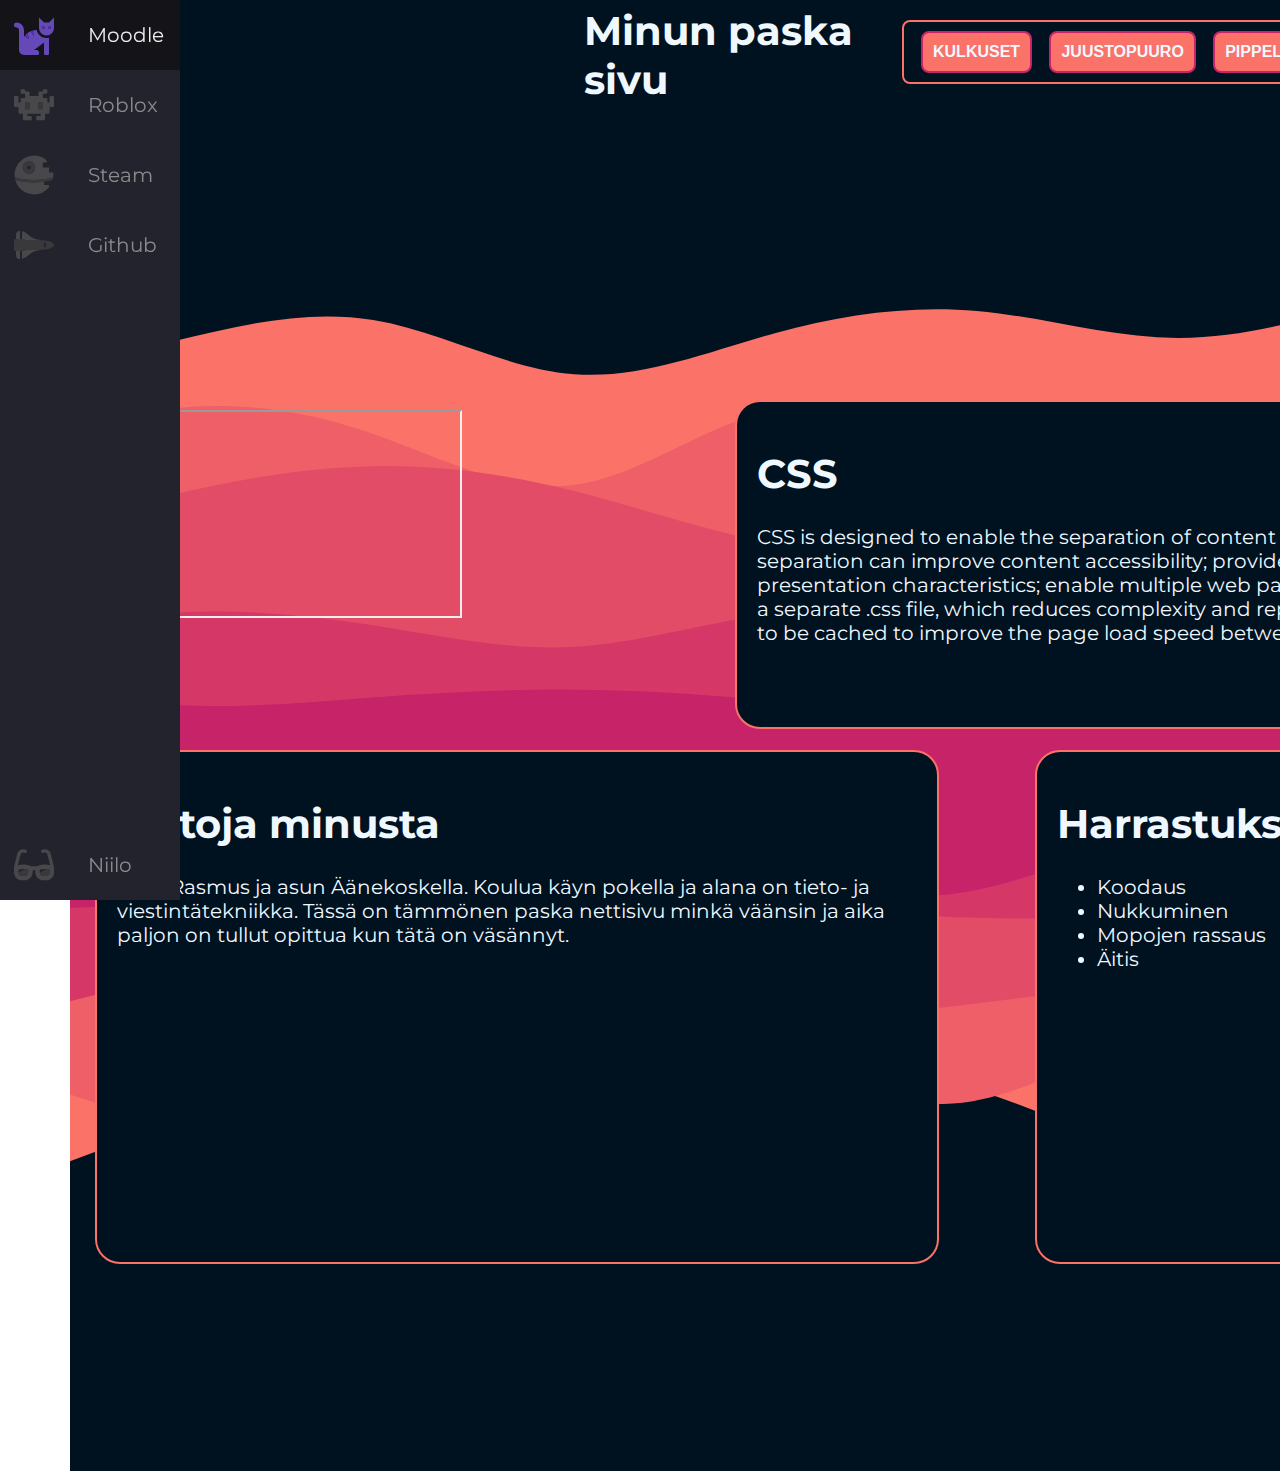
<file: index.html>
<!DOCTYPE html>
<html>
    <head>
        <meta charset="utf-8">
        <title>Tesmi</title>
        <link rel="stylesheet" href="style.css">
        <link rel="stylesheet" href="blub.css">
        <link rel="stylesheet" href="niilo.css">
        <link href="https://fonts.googleapis.com/css2?family=Montserrat&display=swap" rel="stylesheet">
        <script src="niilo.js"></script>
        <style>
        </style>
    </head>
    <body>
        <nav class="navbar">
            <ul class="navbar-nav">
                <li class="nav-item">
                    <a href="https://c3ncms3c.c3.suncomet.fi/moodle/login/index.php" class="nav-link">
                      <svg
                        aria-hidden="true"
                        focusable="false"
                        data-prefix="fad"
                        data-icon="cat"
                        role="img"
                        xmlns="http://www.w3.org/2000/svg"
                        viewBox="0 0 512 512"
                        class="svg-inline--fa fa-cat fa-w-16 fa-9x"
                      >
                        <g class="fa-group">
                          <path
                            fill="currentColor"
                            d="M448 96h-64l-64-64v134.4a96 96 0 0 0 192 0V32zm-72 80a16 16 0 1 1 16-16 16 16 0 0 1-16 16zm80 0a16 16 0 1 1 16-16 16 16 0 0 1-16 16zm-165.41 16a204.07 204.07 0 0 0-34.59 2.89V272l-43.15-64.73a183.93 183.93 0 0 0-44.37 26.17L192 304l-60.94-30.47L128 272v-80a96.1 96.1 0 0 0-96-96 32 32 0 0 0 0 64 32 32 0 0 1 32 32v256a64.06 64.06 0 0 0 64 64h176a16 16 0 0 0 16-16v-16a32 32 0 0 0-32-32h-32l128-96v144a16 16 0 0 0 16 16h32a16 16 0 0 0 16-16V289.86a126.78 126.78 0 0 1-32 4.54c-61.81 0-113.52-44.05-125.41-102.4z"
                            class="fa-secondary"
                          ></path>
                          <path
                            fill="currentColor"
                            d="M376 144a16 16 0 1 0 16 16 16 16 0 0 0-16-16zm80 0a16 16 0 1 0 16 16 16 16 0 0 0-16-16zM131.06 273.53L192 304l-23.52-70.56a192.06 192.06 0 0 0-37.42 40.09zM256 272v-77.11a198.62 198.62 0 0 0-43.15 12.38z"
                            class="fa-primary"
                          ></path>
                        </g>
                      </svg>
                      <span class="link-text">Moodle</span>
                    </a>
                  </li>
            
                  <li class="nav-item">
                    <a href="https://www.roblox.com/users/57785205/profile" class="nav-link">
                      <svg
                        aria-hidden="true"
                        focusable="false"
                        data-prefix="fad"
                        data-icon="alien-monster"
                        role="img"
                        xmlns="http://www.w3.org/2000/svg"
                        viewBox="0 0 576 512"
                        class="svg-inline--fa fa-alien-monster fa-w-18 fa-9x"
                      >
                        <g class="fa-group">
                          <path
                            fill="currentColor"
                            d="M560,128H528a15.99954,15.99954,0,0,0-16,16v80H480V176a15.99954,15.99954,0,0,0-16-16H416V96h48a16.00079,16.00079,0,0,0,16-16V48a15.99954,15.99954,0,0,0-16-16H432a15.99954,15.99954,0,0,0-16,16V64H368a15.99954,15.99954,0,0,0-16,16v48H224V80a15.99954,15.99954,0,0,0-16-16H160V48a15.99954,15.99954,0,0,0-16-16H112A15.99954,15.99954,0,0,0,96,48V80a16.00079,16.00079,0,0,0,16,16h48v64H112a15.99954,15.99954,0,0,0-16,16v48H64V144a15.99954,15.99954,0,0,0-16-16H16A15.99954,15.99954,0,0,0,0,144V272a16.00079,16.00079,0,0,0,16,16H64v80a16.00079,16.00079,0,0,0,16,16h48v80a16.00079,16.00079,0,0,0,16,16h96a16.00079,16.00079,0,0,0,16-16V432a15.99954,15.99954,0,0,0-16-16H192V384H384v32H336a15.99954,15.99954,0,0,0-16,16v32a16.00079,16.00079,0,0,0,16,16h96a16.00079,16.00079,0,0,0,16-16V384h48a16.00079,16.00079,0,0,0,16-16V288h48a16.00079,16.00079,0,0,0,16-16V144A15.99954,15.99954,0,0,0,560,128ZM224,320H160V224h64Zm192,0H352V224h64Z"
                            class="fa-secondary"
                          ></path>
                          <path
                            fill="currentColor"
                            d="M160,320h64V224H160Zm192-96v96h64V224Z"
                            class="fa-primary"
                          ></path>
                        </g>
                      </svg>
                      <span class="link-text">Roblox</span>
                    </a>
                  </li>
            
                  <li class="nav-item">
                    <a href="https://steamcommunity.com/profiles/76561198202519933/" class="nav-link">
                      <svg
                        aria-hidden="true"
                        focusable="false"
                        data-prefix="fad"
                        data-icon="space-station-moon-alt"
                        role="img"
                        xmlns="http://www.w3.org/2000/svg"
                        viewBox="0 0 512 512"
                        class="svg-inline--fa fa-space-station-moon-alt fa-w-16 fa-5x"
                      >
                        <g class="fa-group">
                          <path
                            fill="currentColor"
                            d="M501.70312,224H448V160H368V96h48V66.67383A246.86934,246.86934,0,0,0,256,8C119.03125,8,8,119.0332,8,256a250.017,250.017,0,0,0,1.72656,28.26562C81.19531,306.76953,165.47656,320,256,320s174.80469-13.23047,246.27344-35.73438A250.017,250.017,0,0,0,504,256,248.44936,248.44936,0,0,0,501.70312,224ZM192,240a80,80,0,1,1,80-80A80.00021,80.00021,0,0,1,192,240ZM384,343.13867A940.33806,940.33806,0,0,1,256,352c-87.34375,0-168.71094-11.46094-239.28906-31.73633C45.05859,426.01953,141.29688,504,256,504a247.45808,247.45808,0,0,0,192-91.0918V384H384Z"
                            class="fa-secondary"
                          ></path>
                          <path
                            fill="currentColor"
                            d="M256,320c-90.52344,0-174.80469-13.23047-246.27344-35.73438a246.11376,246.11376,0,0,0,6.98438,35.998C87.28906,340.53906,168.65625,352,256,352s168.71094-11.46094,239.28906-31.73633a246.11376,246.11376,0,0,0,6.98438-35.998C430.80469,306.76953,346.52344,320,256,320Zm-64-80a80,80,0,1,0-80-80A80.00021,80.00021,0,0,0,192,240Zm0-104a24,24,0,1,1-24,24A23.99993,23.99993,0,0,1,192,136Z"
                            class="fa-primary"
                          ></path>
                        </g>
                      </svg>
                      <span class="link-text">Steam</span>
                    </a>
                  </li>
            
                  <li class="nav-item">
                    <a href="https://github.com/dunham-cyber" class="nav-link">
                      <svg
                        aria-hidden="true"
                        focusable="false"
                        data-prefix="fad"
                        data-icon="space-shuttle"
                        role="img"
                        xmlns="http://www.w3.org/2000/svg"
                        viewBox="0 0 640 512"
                        class="svg-inline--fa fa-space-shuttle fa-w-20 fa-5x"
                      >
                        <g class="fa-group">
                          <path
                            fill="currentColor"
                            d="M32 416c0 35.35 21.49 64 48 64h16V352H32zm154.54-232h280.13L376 168C243 140.59 222.45 51.22 128 34.65V160h18.34a45.62 45.62 0 0 1 40.2 24zM32 96v64h64V32H80c-26.51 0-48 28.65-48 64zm114.34 256H128v125.35C222.45 460.78 243 371.41 376 344l90.67-16H186.54a45.62 45.62 0 0 1-40.2 24z"
                            class="fa-secondary"
                          ></path>
                          <path
                            fill="currentColor"
                            d="M592.6 208.24C559.73 192.84 515.78 184 472 184H186.54a45.62 45.62 0 0 0-40.2-24H32c-23.2 0-32 10-32 24v144c0 14 8.82 24 32 24h114.34a45.62 45.62 0 0 0 40.2-24H472c43.78 0 87.73-8.84 120.6-24.24C622.28 289.84 640 272 640 256s-17.72-33.84-47.4-47.76zM488 296a8 8 0 0 1-8-8v-64a8 8 0 0 1 8-8c31.91 0 31.94 80 0 80z"
                            class="fa-primary"
                          ></path>
                        </g>
                      </svg>
                      <span class="link-text">Github</span>
                    </a>
                  </li>
            
                  <li class="nav-item" id="themeButton">
                    <a href="./index2.html" class="nav-link">
                      <svg
                        class="theme-icon"
                        id="darkIcon"
                        aria-hidden="true"
                        focusable="false"
                        data-prefix="fad"
                        data-icon="sunglasses"
                        role="img"
                        xmlns="http://www.w3.org/2000/svg"
                        viewBox="0 0 576 512"
                        class="svg-inline--fa fa-sunglasses fa-w-18 fa-7x"
                      >
                        <g class="fa-group">
                          <path
                            fill="currentColor"
                            d="M574.09 280.38L528.75 98.66a87.94 87.94 0 0 0-113.19-62.14l-15.25 5.08a16 16 0 0 0-10.12 20.25L395.25 77a16 16 0 0 0 20.22 10.13l13.19-4.39c10.87-3.63 23-3.57 33.15 1.73a39.59 39.59 0 0 1 20.38 25.81l38.47 153.83a276.7 276.7 0 0 0-81.22-12.47c-34.75 0-74 7-114.85 26.75h-73.18c-40.85-19.75-80.07-26.75-114.85-26.75a276.75 276.75 0 0 0-81.22 12.45l38.47-153.8a39.61 39.61 0 0 1 20.38-25.82c10.15-5.29 22.28-5.34 33.15-1.73l13.16 4.39A16 16 0 0 0 180.75 77l5.06-15.19a16 16 0 0 0-10.12-20.21l-15.25-5.08A87.95 87.95 0 0 0 47.25 98.65L1.91 280.38A75.35 75.35 0 0 0 0 295.86v70.25C0 429 51.59 480 115.19 480h37.12c60.28 0 110.38-45.94 114.88-105.37l2.93-38.63h35.76l2.93 38.63c4.5 59.43 54.6 105.37 114.88 105.37h37.12C524.41 480 576 429 576 366.13v-70.25a62.67 62.67 0 0 0-1.91-15.5zM203.38 369.8c-2 25.9-24.41 46.2-51.07 46.2h-37.12C87 416 64 393.63 64 366.11v-37.55a217.35 217.35 0 0 1 72.59-12.9 196.51 196.51 0 0 1 69.91 12.9zM512 366.13c0 27.5-23 49.87-51.19 49.87h-37.12c-26.69 0-49.1-20.3-51.07-46.2l-3.12-41.24a196.55 196.55 0 0 1 69.94-12.9A217.41 217.41 0 0 1 512 328.58z"
                            class="fa-secondary"
                          ></path>
                          <path
                            fill="currentColor"
                            d="M64.19 367.9c0-.61-.19-1.18-.19-1.8 0 27.53 23 49.9 51.19 49.9h37.12c26.66 0 49.1-20.3 51.07-46.2l3.12-41.24c-14-5.29-28.31-8.38-42.78-10.42zm404-50l-95.83 47.91.3 4c2 25.9 24.38 46.2 51.07 46.2h37.12C489 416 512 393.63 512 366.13v-37.55a227.76 227.76 0 0 0-43.85-10.66z"
                            class="fa-primary"
                          ></path>
                        </g>
                      </svg>
                      <span class="link-text">Niilo</span>
                    </a>
                  </li>
            </ul>
        </nav>
        <main>
          <div class="spacer layer1">
            <div class="rcorners4">
              <button class="niilobutton" onclick="juustopuuro('kulkuset.mp3')"> KULKUSET</button>
              <button class="niilobutton" onclick="juustopuuro('juustopuuro.mp3')"> JUUSTOPUURO</button>
              <button class="niilobutton" onclick="juustopuuro('pippelimonsteri.mp3')"> PIPPELI</button>
              <button class="niilobutton" onclick="juustopuuro('kulkuset.mp3')"> KULKUSET</button>
            </div>
            <div>
              <div class="rcorners2">
                <h1>Minun paska sivu</h1>
                <div class="niiloboksi2">
                </div>
              </div>
            </div>
            <div class="videoWrapper">
              <iframe src="https://www.youtube.com/embed?listType=playlist&list=UUsBjURrPoezykLs9EqgamOA"></iframe>
            </div>
          </div>
            <div class="rcorners1">
              <h1>Tietoja minusta</h1>
              <p>Olen Rasmus ja asun Äänekoskella. Koulua käyn pokella ja alana on tieto- ja viestintätekniikka. Tässä on tämmönen paska nettisivu minkä väänsin ja aika paljon on tullut opittua kun tätä on väsännyt.</p>
            </div>
            <div class="rcorners5">
              <h1>Harrastukset/mielenkiinnon kohteet</h1>
              <ul>
                <li>Koodaus</li>
                <li>Nukkuminen</li>
                <li>Mopojen rassaus</li>
                <li>Äitis</li>
              </ul>
            </div>
            <div class="rcorners6">
              <h1>CSS</h1>
              <p>CSS is designed to enable the separation of content and presentation, including layout, colors, and fonts. This separation can improve content accessibility; provide more flexibility and control in the specification of presentation characteristics; enable multiple web pages to share formatting by specifying the relevant CSS in a separate .css file, which reduces complexity and repetition in the structural content; and enable the .css file to be cached to improve the page load speed between the pages that share the file and its formatting.</p>
            </div>
          <div class="spacer layer2"></div>
        </main>
    </body>
</html>
</file>
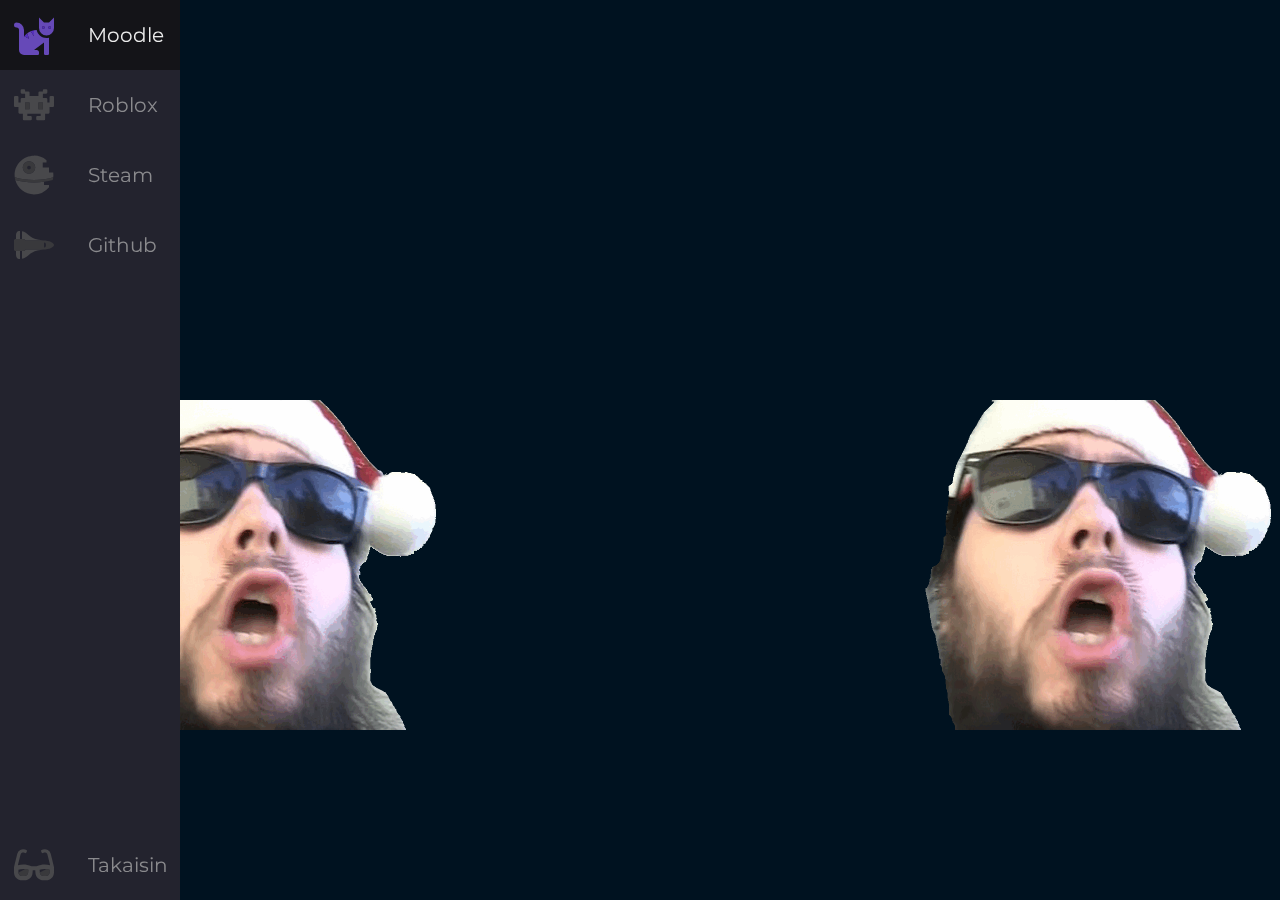
<file: index2.html>
<!DOCTYPE html>
<html>
    <head>
        <meta charset="utf-8">
        <title>Tesmi</title>
        <link rel="stylesheet" href="style.css">
        <link rel="stylesheet" href="niilo.css">
        <script src="niilo.js"></script>
        <link href="https://fonts.googleapis.com/css2?family=Montserrat&display=swap" rel="stylesheet">
        <style>
            body {
                background-color: #001220;
            }
        </style>
    </head>
    <body>
        <nav class="navbar">
            <ul class="navbar-nav">
                <li class="nav-item">
                    <a href="https://c3ncms3c.c3.suncomet.fi/moodle/login/index.php" class="nav-link">
                      <svg
                        aria-hidden="true"
                        focusable="false"
                        data-prefix="fad"
                        data-icon="cat"
                        role="img"
                        xmlns="http://www.w3.org/2000/svg"
                        viewBox="0 0 512 512"
                        class="svg-inline--fa fa-cat fa-w-16 fa-9x"
                      >
                        <g class="fa-group">
                          <path
                            fill="currentColor"
                            d="M448 96h-64l-64-64v134.4a96 96 0 0 0 192 0V32zm-72 80a16 16 0 1 1 16-16 16 16 0 0 1-16 16zm80 0a16 16 0 1 1 16-16 16 16 0 0 1-16 16zm-165.41 16a204.07 204.07 0 0 0-34.59 2.89V272l-43.15-64.73a183.93 183.93 0 0 0-44.37 26.17L192 304l-60.94-30.47L128 272v-80a96.1 96.1 0 0 0-96-96 32 32 0 0 0 0 64 32 32 0 0 1 32 32v256a64.06 64.06 0 0 0 64 64h176a16 16 0 0 0 16-16v-16a32 32 0 0 0-32-32h-32l128-96v144a16 16 0 0 0 16 16h32a16 16 0 0 0 16-16V289.86a126.78 126.78 0 0 1-32 4.54c-61.81 0-113.52-44.05-125.41-102.4z"
                            class="fa-secondary"
                          ></path>
                          <path
                            fill="currentColor"
                            d="M376 144a16 16 0 1 0 16 16 16 16 0 0 0-16-16zm80 0a16 16 0 1 0 16 16 16 16 0 0 0-16-16zM131.06 273.53L192 304l-23.52-70.56a192.06 192.06 0 0 0-37.42 40.09zM256 272v-77.11a198.62 198.62 0 0 0-43.15 12.38z"
                            class="fa-primary"
                          ></path>
                        </g>
                      </svg>
                      <span class="link-text">Moodle</span>
                    </a>
                  </li>
            
                  <li class="nav-item">
                    <a href="https://www.roblox.com/users/57785205/profile" class="nav-link">
                      <svg
                        aria-hidden="true"
                        focusable="false"
                        data-prefix="fad"
                        data-icon="alien-monster"
                        role="img"
                        xmlns="http://www.w3.org/2000/svg"
                        viewBox="0 0 576 512"
                        class="svg-inline--fa fa-alien-monster fa-w-18 fa-9x"
                      >
                        <g class="fa-group">
                          <path
                            fill="currentColor"
                            d="M560,128H528a15.99954,15.99954,0,0,0-16,16v80H480V176a15.99954,15.99954,0,0,0-16-16H416V96h48a16.00079,16.00079,0,0,0,16-16V48a15.99954,15.99954,0,0,0-16-16H432a15.99954,15.99954,0,0,0-16,16V64H368a15.99954,15.99954,0,0,0-16,16v48H224V80a15.99954,15.99954,0,0,0-16-16H160V48a15.99954,15.99954,0,0,0-16-16H112A15.99954,15.99954,0,0,0,96,48V80a16.00079,16.00079,0,0,0,16,16h48v64H112a15.99954,15.99954,0,0,0-16,16v48H64V144a15.99954,15.99954,0,0,0-16-16H16A15.99954,15.99954,0,0,0,0,144V272a16.00079,16.00079,0,0,0,16,16H64v80a16.00079,16.00079,0,0,0,16,16h48v80a16.00079,16.00079,0,0,0,16,16h96a16.00079,16.00079,0,0,0,16-16V432a15.99954,15.99954,0,0,0-16-16H192V384H384v32H336a15.99954,15.99954,0,0,0-16,16v32a16.00079,16.00079,0,0,0,16,16h96a16.00079,16.00079,0,0,0,16-16V384h48a16.00079,16.00079,0,0,0,16-16V288h48a16.00079,16.00079,0,0,0,16-16V144A15.99954,15.99954,0,0,0,560,128ZM224,320H160V224h64Zm192,0H352V224h64Z"
                            class="fa-secondary"
                          ></path>
                          <path
                            fill="currentColor"
                            d="M160,320h64V224H160Zm192-96v96h64V224Z"
                            class="fa-primary"
                          ></path>
                        </g>
                      </svg>
                      <span class="link-text">Roblox</span>
                    </a>
                  </li>
            
                  <li class="nav-item">
                    <a href="https://steamcommunity.com/profiles/76561198202519933/" class="nav-link">
                      <svg
                        aria-hidden="true"
                        focusable="false"
                        data-prefix="fad"
                        data-icon="space-station-moon-alt"
                        role="img"
                        xmlns="http://www.w3.org/2000/svg"
                        viewBox="0 0 512 512"
                        class="svg-inline--fa fa-space-station-moon-alt fa-w-16 fa-5x"
                      >
                        <g class="fa-group">
                          <path
                            fill="currentColor"
                            d="M501.70312,224H448V160H368V96h48V66.67383A246.86934,246.86934,0,0,0,256,8C119.03125,8,8,119.0332,8,256a250.017,250.017,0,0,0,1.72656,28.26562C81.19531,306.76953,165.47656,320,256,320s174.80469-13.23047,246.27344-35.73438A250.017,250.017,0,0,0,504,256,248.44936,248.44936,0,0,0,501.70312,224ZM192,240a80,80,0,1,1,80-80A80.00021,80.00021,0,0,1,192,240ZM384,343.13867A940.33806,940.33806,0,0,1,256,352c-87.34375,0-168.71094-11.46094-239.28906-31.73633C45.05859,426.01953,141.29688,504,256,504a247.45808,247.45808,0,0,0,192-91.0918V384H384Z"
                            class="fa-secondary"
                          ></path>
                          <path
                            fill="currentColor"
                            d="M256,320c-90.52344,0-174.80469-13.23047-246.27344-35.73438a246.11376,246.11376,0,0,0,6.98438,35.998C87.28906,340.53906,168.65625,352,256,352s168.71094-11.46094,239.28906-31.73633a246.11376,246.11376,0,0,0,6.98438-35.998C430.80469,306.76953,346.52344,320,256,320Zm-64-80a80,80,0,1,0-80-80A80.00021,80.00021,0,0,0,192,240Zm0-104a24,24,0,1,1-24,24A23.99993,23.99993,0,0,1,192,136Z"
                            class="fa-primary"
                          ></path>
                        </g>
                      </svg>
                      <span class="link-text">Steam</span>
                    </a>
                  </li>
            
                  <li class="nav-item">
                    <a href="https://github.com/dunham-cyber" class="nav-link">
                      <svg
                        aria-hidden="true"
                        focusable="false"
                        data-prefix="fad"
                        data-icon="space-shuttle"
                        role="img"
                        xmlns="http://www.w3.org/2000/svg"
                        viewBox="0 0 640 512"
                        class="svg-inline--fa fa-space-shuttle fa-w-20 fa-5x"
                      >
                        <g class="fa-group">
                          <path
                            fill="currentColor"
                            d="M32 416c0 35.35 21.49 64 48 64h16V352H32zm154.54-232h280.13L376 168C243 140.59 222.45 51.22 128 34.65V160h18.34a45.62 45.62 0 0 1 40.2 24zM32 96v64h64V32H80c-26.51 0-48 28.65-48 64zm114.34 256H128v125.35C222.45 460.78 243 371.41 376 344l90.67-16H186.54a45.62 45.62 0 0 1-40.2 24z"
                            class="fa-secondary"
                          ></path>
                          <path
                            fill="currentColor"
                            d="M592.6 208.24C559.73 192.84 515.78 184 472 184H186.54a45.62 45.62 0 0 0-40.2-24H32c-23.2 0-32 10-32 24v144c0 14 8.82 24 32 24h114.34a45.62 45.62 0 0 0 40.2-24H472c43.78 0 87.73-8.84 120.6-24.24C622.28 289.84 640 272 640 256s-17.72-33.84-47.4-47.76zM488 296a8 8 0 0 1-8-8v-64a8 8 0 0 1 8-8c31.91 0 31.94 80 0 80z"
                            class="fa-primary"
                          ></path>
                        </g>
                      </svg>
                      <span class="link-text">Github</span>
                    </a>
                  </li>
            
                  <li class="nav-item" id="themeButton">
                    <a href="./index.html" class="nav-link">
                      <svg
                        class="theme-icon"
                        id="darkIcon"
                        aria-hidden="true"
                        focusable="false"
                        data-prefix="fad"
                        data-icon="sunglasses"
                        role="img"
                        xmlns="http://www.w3.org/2000/svg"
                        viewBox="0 0 576 512"
                        class="svg-inline--fa fa-sunglasses fa-w-18 fa-7x"
                      >
                        <g class="fa-group">
                          <path
                            fill="currentColor"
                            d="M574.09 280.38L528.75 98.66a87.94 87.94 0 0 0-113.19-62.14l-15.25 5.08a16 16 0 0 0-10.12 20.25L395.25 77a16 16 0 0 0 20.22 10.13l13.19-4.39c10.87-3.63 23-3.57 33.15 1.73a39.59 39.59 0 0 1 20.38 25.81l38.47 153.83a276.7 276.7 0 0 0-81.22-12.47c-34.75 0-74 7-114.85 26.75h-73.18c-40.85-19.75-80.07-26.75-114.85-26.75a276.75 276.75 0 0 0-81.22 12.45l38.47-153.8a39.61 39.61 0 0 1 20.38-25.82c10.15-5.29 22.28-5.34 33.15-1.73l13.16 4.39A16 16 0 0 0 180.75 77l5.06-15.19a16 16 0 0 0-10.12-20.21l-15.25-5.08A87.95 87.95 0 0 0 47.25 98.65L1.91 280.38A75.35 75.35 0 0 0 0 295.86v70.25C0 429 51.59 480 115.19 480h37.12c60.28 0 110.38-45.94 114.88-105.37l2.93-38.63h35.76l2.93 38.63c4.5 59.43 54.6 105.37 114.88 105.37h37.12C524.41 480 576 429 576 366.13v-70.25a62.67 62.67 0 0 0-1.91-15.5zM203.38 369.8c-2 25.9-24.41 46.2-51.07 46.2h-37.12C87 416 64 393.63 64 366.11v-37.55a217.35 217.35 0 0 1 72.59-12.9 196.51 196.51 0 0 1 69.91 12.9zM512 366.13c0 27.5-23 49.87-51.19 49.87h-37.12c-26.69 0-49.1-20.3-51.07-46.2l-3.12-41.24a196.55 196.55 0 0 1 69.94-12.9A217.41 217.41 0 0 1 512 328.58z"
                            class="fa-secondary"
                          ></path>
                          <path
                            fill="currentColor"
                            d="M64.19 367.9c0-.61-.19-1.18-.19-1.8 0 27.53 23 49.9 51.19 49.9h37.12c26.66 0 49.1-20.3 51.07-46.2l3.12-41.24c-14-5.29-28.31-8.38-42.78-10.42zm404-50l-95.83 47.91.3 4c2 25.9 24.38 46.2 51.07 46.2h37.12C489 416 512 393.63 512 366.13v-37.55a227.76 227.76 0 0 0-43.85-10.66z"
                            class="fa-primary"
                          ></path>
                        </g>
                      </svg>
                      <span class="link-text">Takaisin</span>
                    </a>
                  </li>
            </ul>
        </nav>
        <main>
            <div class="niiloboksi1">
                <img src="./assets/niilo22.gif" alt="niilo" width="375" height="330">
                <img src="./assets/niilo22.gif" alt="niilo1" width="375" height="330">
            </div>
            <button type="button" onclick="juustopuuro()"> juustopuuro</button>
        </main>
    </body>
</html>
</file>
<file: style.css>
:root {
    font-size: 20px;
    font-family: 'Montserrat';
    --text-primary: #b6b6b6;
    --text-secondary: #ececec;
    --bg-primary: #23232e;
    --bg-secondary: #141418;
    --transition-speed: 100ms;
}
body {
    margin: 0;
    padding: 0;
}

body::-webkit-scrollbar {
    width: 0.75rem;
}
body::-webkit-scrollbar-track {
    background: #1e1e24;
}
body::-webkit-scrollbar-thumb {
    background: #6649b8;
}
main {
    margin-left: 3.5rem;
}
.navbar {
    width: 3.5rem;
    height: 100vh;
    position: fixed;
    background-color: var(--bg-primary);
    transition: width 100ms ease;
    z-index: 100;
}
.navbar-nav {
    list-style: none;
    padding: 0;
    margin: 0;
    display: flex;
    flex-direction: column;
    align-items: center;
    height: 100%;
}
.nav-item {
    width: 100%;
}
.nav-item:last-child {
    margin-top: auto;
}
.nav-link {
    display: flex;
    align-items: center;
    height: 3.5rem;
    color: var(--text-primary);
    text-decoration: none;
    filter: grayscale(100%) opacity(0.7);
    transition: var(--transition-speed);
}
.nav-link:hover {
    filter: grayscale(0%) opacity(1);
    background: var(--bg-secondary);
    color: var(--text-secondary);
}
.link-text {
    display: none;
    margin-left: 1rem;
}
.nav-link svg {
    width: 2rem;
    min-width: 2rem;
    margin: 0.7rem;
}
.navbar:hover {
    width: 9rem;
    z-index: 100;
}
.navbar:hover .link-text {
    display: block;
}
.fa-primary {
    color: #5630bd;
}
.fa-secondary {
    color: #6649b8;
}
.fa-primary,
.fa-secondary {
    transition: var(--transition-speed);
}
</file>
<file: blub.css>
section {
    position: relative;
    display: flex;
    flex-direction: column;
    align-items: center;
    min-height: 100px;
    padding: 50px 20vw;
}
.red {
    background: rgb(221, 32, 32);
}
.midnight-blue {
    background: #C62368;
}
.blue {
    background: #401880;
}
.black {
    background: #141418;
}
.spacer {
    aspect-ratio: 960/540;
    width: 100%;
    background-repeat: no-repeat;
    background-position: center;
    background-size: cover;
}
.layer1 {
    background-image: url(./assets/layer1.svg);
}
.layer2 {
    background-image: url(./assets/layer2.svg);
}
.rcorners1 {
    border-radius: 25px;
    border: 2px solid #FA7268;
    background: #001220;
    padding: 20px;
    width: 800px;
    height: 470px;
    color: aliceblue;
    position: absolute;
    top: 750px;
    left: 95px;
}
.rcorners5 {
    border-radius: 25px;
    border: 2px solid #FA7268;
    background: #001220;
    padding: 20px;
    width: 800px;
    height: 470px;
    color: aliceblue;
    position: absolute;
    top: 750px;
    left: 1035px;
}
.rcorners6 {
    border-radius: 25px;
    border: 2px solid #FA7268;
    background: #001220;
    padding: 20px;
    width: 1100px;
    height: 285px;
    color: aliceblue;
    position: absolute;
    top: 400px;
    left: 735px;
}
.rcorners2 {
    display: flex;
    flex-direction: row;
    padding-left: 90px;
    width: 350px;
    height: 110px;
    color: aliceblue;
    top: 100px;
    justify-content: space-between;
    align-items: center;
    margin-left: 35%;
}
.niilobutton {
    background-color: #FA7268;
    border: 2px solid #C62368;
    color: aliceblue;
    padding: 10px;
    text-align: center;
    text-decoration: none;
    display: inline-block;
    font-size: 16px;
    margin: 4px 2px;
    cursor: pointer;
    border-radius: 8px;
    font-weight: 600;
    transition: 100ms ease;
}
.niilobutton:hover {
    background-color: #db665e;
    color: rgb(209, 217, 224);
}
.rcorners3 {
    display: flex;
    flex-direction: row;
    padding-left: 100px;
    width: 570px;
    height: 110px;
    color: aliceblue;
    top: 10px;
    justify-content: space-between;
    align-items: flex-start;
    margin-left: 60%;
    position: fixed;
    z-index: 1;
}
.rcorners4 {
    display: flex;
    border-radius: 8px;
    border: 2px solid #FA7268;
    background: #001220;
    padding: 15px;
    width: 510px;
    height: 30px;
    color: aliceblue;
    position: fixed;
    flex-direction: row;
    align-items: center;
    margin-left: 65%;
    justify-content: space-between;
    z-index: 1;
    top: 20px;
}
.videoWrapper {
    position: relative;
    padding-bottom: 56.25%; /* 16:9 */
    height: 320;
    width: 180;
}
.videoWrapper iframe {
    display: flex;
    position: absolute;
    align-items: center;
    top: 300px;
    left: 25px;
    width: 30%;
    height: 30%;
}
</file>
<file: niilo.css>
.niiloboksi1 {
    display: flex;
    flex-direction: row;
    justify-content: space-between;
    position: relative;
    top: 20rem;
}
.viktorboksi {
    display: flex;
    flex-direction: row;
    justify-content: space-between;
    position: relative;
    z-index: 1;
}
.niiloboksi2 {
    display: flex;
    flex-direction: row;
    justify-content: space-between;
    position: relative;
    top: 2rem;
}
</file>
